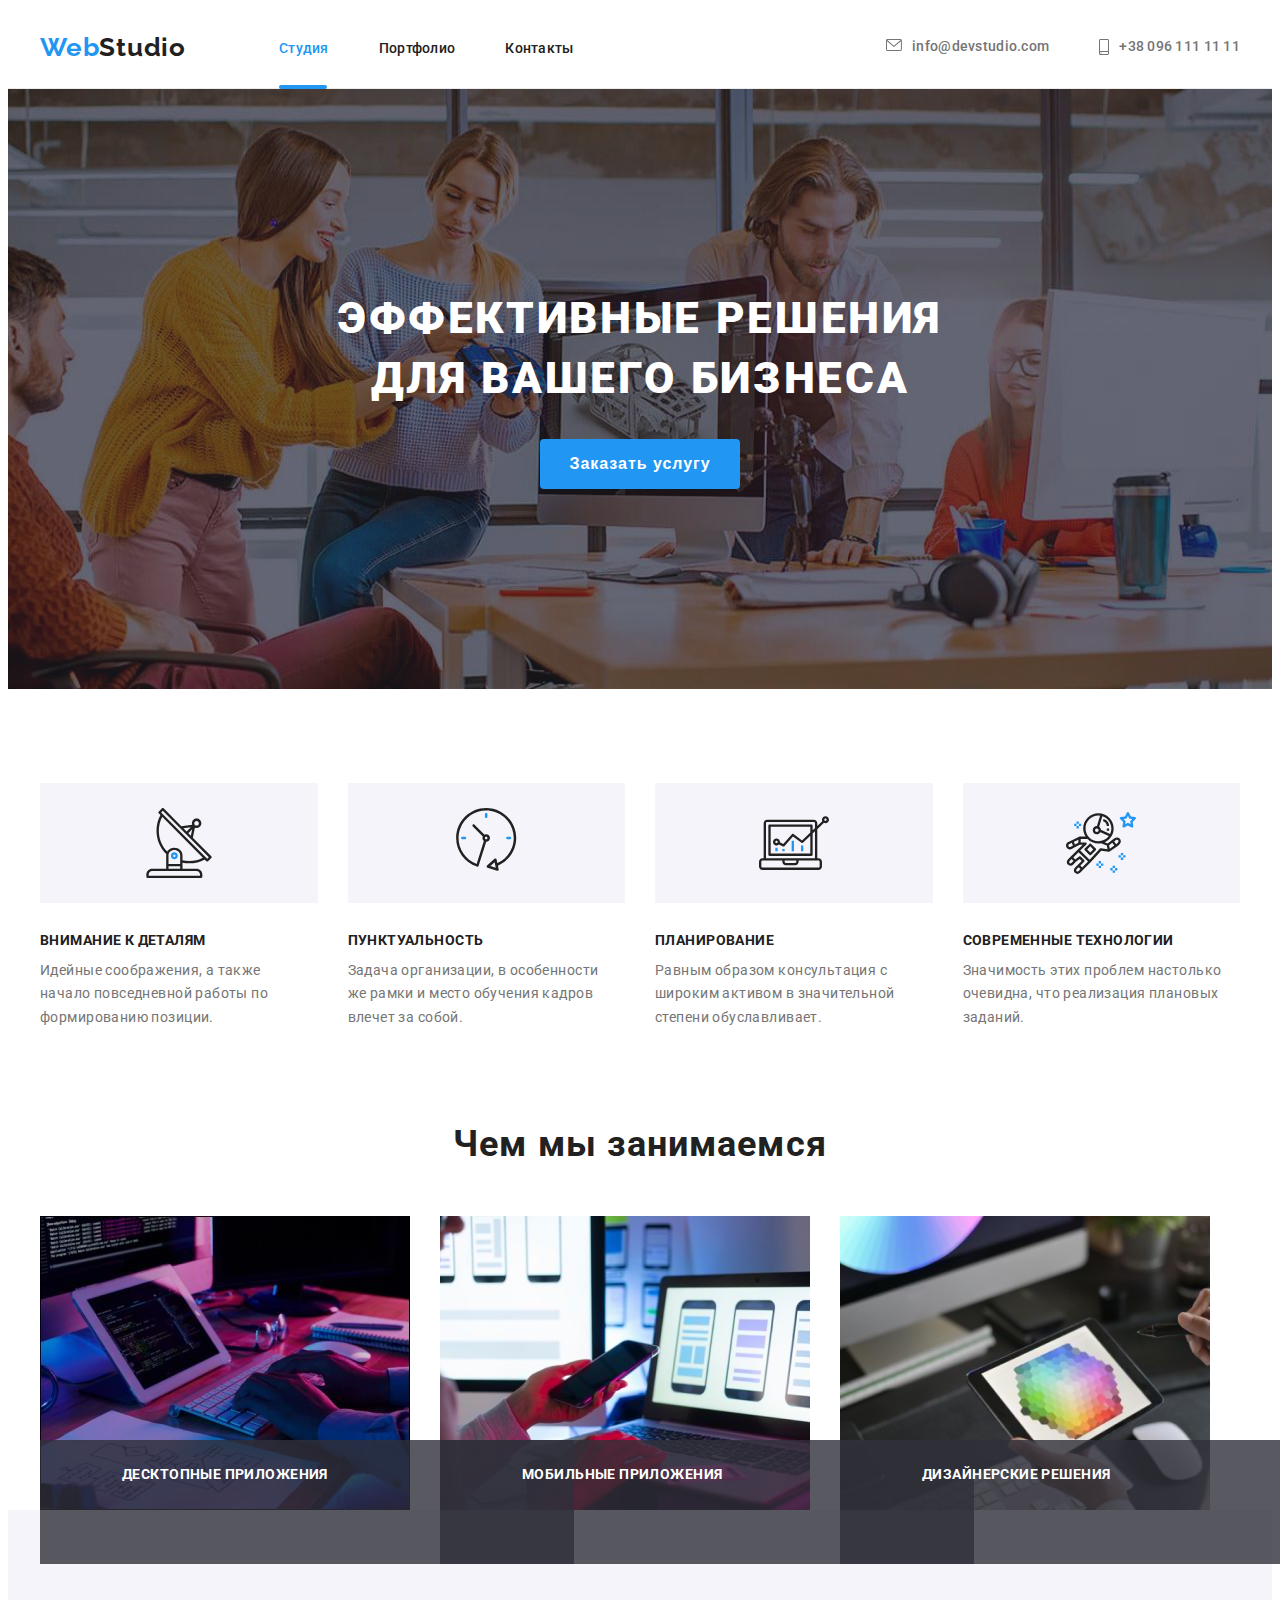
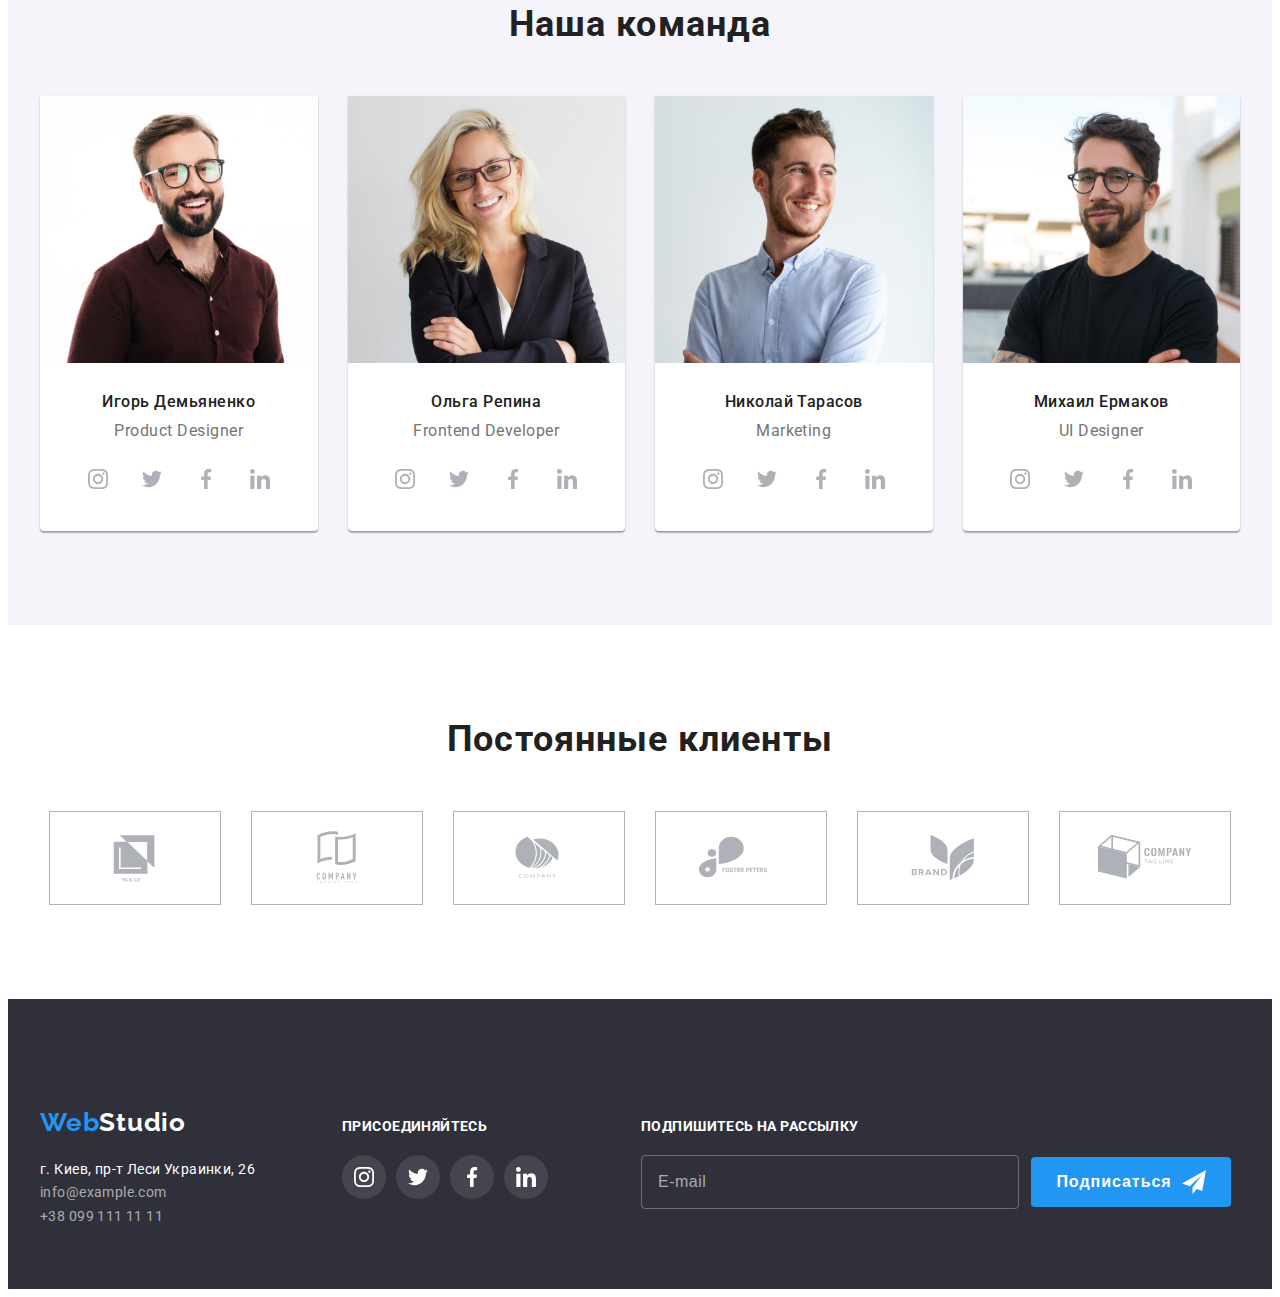
<file: index.html>
<!DOCTYPE html>
<html lang="ru">
  <head>
    <meta charset="UTF-8" />
    <meta http-equiv="X-UA-Compatible" content="IE=edge" />
    <meta name="viewport" content="width=device-width, initial-scale=1.0" />
    <title>WebStudio</title>
    <link
      href="https://fonts.googleapis.com/css2?family=Raleway:wght@700&family=Roboto:wght@400;500;700;900&display=swap"
      rel="stylesheet"
    />
    <link
      rel="stylesheet"
      href="https://cdnjs.cloudflare.com/ajax/libs/modern-normalize/1.1.0/modern-normalize.min.css"
      integrity="sha512-wpPYUAdjBVSE4KJnH1VR1HeZfpl1ub8YT/NKx4PuQ5NmX2tKuGu6U/JRp5y+Y8XG2tV+wKQpNHVUX03MfMFn9Q=="
      crossorigin="anonymous"
      referrerpolicy="no-referrer"
    />
    <link rel="stylesheet" href="./css/styles.css" />
    <link rel="stylesheet" href="./css/main.min.css">
  </head>
  <body>
    <!-- heder -->
    <header class="heder">
      <div class="container heder__container">
        <nav class="navigation">
          <a href="/" class="logo heder__logo ">Web<span class="heder__web">Studio</span></a>
          <ul class="navigation__list list">
            <li class="navigation__item"><a href="" class="navigation__link navigation__link--current-studio link  current">Студия</a></li>
            <li class="navigation__item">
              <a href="./portfolio.html" class="navigation__link link">Портфолио</a>
            </li>
            <li class="navigation__item"><a href="" class="navigation__link link">Контакты</a></li>
          </ul>
        </nav>
        <ul class="connection list">
          <li class="connection__item">
            <a href="mailto:info@devstudio.com" class="connection__link link">
              <svg class="connection__icon" width="16" height="12">
                <use href="./images/symbol-defs.svg#icon-envelope"></use></svg>info@devstudio.com
            </a>
          </li>
          <li class="connection__item">
            <a href="tel:+380961111111" class="connection__link link connection-tel">
              <svg class="connection__icon" width="10" height="16">
                <use href="./images/symbol-defs.svg#icon-smartphone"></use></svg>+38 096 111 11 11</a>
          </li>
        </ul>
        <button type="button" class="menu-open-button" data-menu-open>
          <svg class="menu-icon" width="40" height="40">
            <use href="./images/symbol-defs.svg#icon-menu_40px"></use></svg>
        </button>
      </div>
      <!-- mob -->
      <div class="menu-mob is-hidden" data-menu >
        <div class="containers">
        <button type="button" class="menu-close-button" data-menu-close>
          <svg class="close-icon" width="18" height="18"><use href="./images/symbol-defss.svg#icon---18dp-2-1"></use></svg>
        </button>
        <nav class="menu-mob-navigation">
          <ul class="menu-mob-navigation__list list">
            <li class="menu-mob-navigation__item">
              <a href="" class="menu-mob-navigation__link link">Студия</a>
            </li>
            <li class="menu-mob-navigation__item">
              <a href="./portfolio.html" class="menu-mob-navigation__link link">Портфолио</a>
            </li>
            <li class="menu-mob-navigation__item">
              <a href="" class="menu-mob-navigation__link link">Контакты</a>
            </li>
          </ul>
        </nav>
            <a href="mailto:info@devstudio.com" class="menu-mob-tel__link link">+38 096 111 11 11</a>
            <a href="tel:+380961111111" class="menu-mob-mail__link link">info@devstudio.com</a>
        <ul class="menu-mob-soc list">
          <li><a href="" class="menu-mob-link link">Instagram</a></li>
          <li><a href="" class="menu-mob-link link">Twitter</a></li>
          <li><a href="" class="menu-mob-link link">Facebook</a></li>
          <li><a href="" class="menu-mob-link-not link">LinkedIn</a></li>
        </ul>
      </div>
      </div>
    </header>
    <main>
      <!-- hero -->
      <section class="hero">
        <div class="container">
          <h1 class="hero__title">Эффективные решения для вашего бизнеса</h1>
          <button type="button" class="hero__btn btn" data-modal-open>Заказать услугу</button>
        </div>
      </section>
      <!-- Benefits -->
      <section class="benefits section">
        <div class="container">
          <h2 class="hidden-header">преимущества</h2>
          
            <ul class="pictures list">
              <li class="pictures__item">
                <div class="pictures__icon">
                <svg class="pictures__svg" width="70" height="70">
                  <use href="./images/symbol-defs.svg#icon-antenna"></use>
                </svg>
                
              </div>
              <h3 class="information__title">Внимание к деталям</h3>
              <p class="information__text">
                Идейные соображения, а также начало повседневной работы по
                формированию позиции.
              </p>
              </li>
              <li class="pictures__item">
                <div class="pictures__icon">
                <svg class="pictures__svg" width="70" height="70">
                  <use href="./images/symbol-defs.svg#icon-clock"></use>
                </svg>
              </div>
              <h3 class="information__title">Пунктуальность</h3>
              <p class="information__text">
                Задача организации, в особенности же рамки и место обучения
                кадров влечет за собой.
              </p>
              </li>
              <li class="pictures__item">
                <div class="pictures__icon">
                <svg class="pictures__svg" width="70" height="70">
                  <use href="./images/symbol-defs.svg#icon-diagram"></use>
                </svg>
              </div>
              <h3 class="information__title">Планирование</h3>
              <p class="information__text">
                Равным образом консультация с широким активом в значительной
                степени обуславливает.
              </p>
              </li>
              <li class="pictures__item">
                <div class="pictures__icon">
                <svg class="pictures__svg" width="70" height="70">
                  <use href="./images/symbol-defs.svg#icon-astronaut"></use>
                </svg>
              </div>
              <h3 class="information__title">Современные технологии</h3>
              <p class="information__text">
                Значимость этих проблем настолько очевидна, что реализация
                плановых заданий.
              </p>
              </li>
            </ul>
        </div>
      </section>
      <!-- main directions -->
      <section class="direction">
        <div class="container">
          <h2 class="direction__title title ">Чем мы занимаемся</h2>
          <ul class="direction__list list">
            <li>
              <img
                src="./images/work1.jpg"
                alt="робочий процес"
                width="370"
                height="294"
              />
              <p class="direction__text">Десктопные приложения</p>
            </li>
            <li>
              <img
                src="./images/work2.jpg"
                alt="робочий процес"
                width="370"
                height="294"
              />
              <p class="direction__text">Мобильные приложения</p>
            </li>
            <li>
              <img
                src="./images/work3.jpg"
                alt="робочий процес"
                width="370"
                height="294"
              />
              <p class="direction__text">Дизайнерские решения</p>
            </li>
          </ul>
        </div>
      </section>
      <!-- team -->
      <section class="team section">
        <div class="container">
          <h2 class="team__title title ">Наша команда</h2>
          <ul class="team__list list">
            <li class="team__item">
              <img
                src="./images/team1.jpg"
                alt="фото людини"
                width=""
                height=""
              />
              <div class="div__team">
                <h3 class="team__pre-title">Игорь Демьяненко</h3>
                <p class="team__text">Product Designer</p>
                <ul class="networks list">
                  <li><a href="" class="networks__link"><svg class="networks__icon" width="20" height="20"><use href="./images/symbol-defs.svg#icon-instagram-1"></use></svg></a></li>
                  <li><a href="" class="networks__link"><svg class="networks__icon" width="20" height="20"><use href="./images/symbol-defs.svg#icon-twitter-1"></use></svg></a></li>
                  <li><a href="" class="networks__link"><svg class="networks__icon" width="20" height="20"><use href="./images/symbol-defs.svg#icon-facebook-1"></use></svg></a></li>
                  <li><a href="" class="networks__link"><svg class="networks__icon" width="20" height="20"><use href="./images/symbol-defs.svg#icon-linkedin-1"></use></svg></a></li>
                </ul>
              </div>
            </li>
            <li class="team__item">
              <img
                src="./images/team2.jpg"
                alt="фото людини"
                width=""
                height=""
              />
              <div class="div__team">
                <h3 class="team__pre-title">Ольга Репина</h3>
                <p class="team__text">Frontend Developer</p>
                <ul class="networks list">
                  <li><a href="" class="networks__link"><svg class="networks__icon" width="20" height="20"><use href="./images/symbol-defs.svg#icon-instagram-1"></use></svg></a></li>
                  <li><a href="" class="networks__link"><svg class="networks__icon" width="20" height="20"><use href="./images/symbol-defs.svg#icon-twitter-1"></use></svg></a></li>
                  <li><a href="" class="networks__link"><svg class="networks__icon" width="20" height="20"><use href="./images/symbol-defs.svg#icon-facebook-1"></use></svg></a></li>
                  <li><a href="" class="networks__link"><svg class="networks__icon" width="20" height="20"><use href="./images/symbol-defs.svg#icon-linkedin-1"></use></svg></a></li>
                </ul>
              </div>
            </li>
            <li class="team__item">
              <img
                src="./images/team3.jpg"
                alt="фото людини"
                width=""
                height=""
              />
              <div class="div__team">
                <h3 class="team__pre-title">Николай Тарасов</h3>
                <p class="team__text">Marketing</p>
                <ul class="networks list">
                  <li><a href="" class="networks__link"><svg class="networks__icon" width="20" height="20"><use href="./images/symbol-defs.svg#icon-instagram-1"></use></svg></a></li>
                  <li><a href="" class="networks__link"><svg class="networks__icon" width="20" height="20"><use href="./images/symbol-defs.svg#icon-twitter-1"></use></svg></a></li>
                  <li><a href="" class="networks__link"><svg class="networks__icon" width="20" height="20"><use href="./images/symbol-defs.svg#icon-facebook-1"></use></svg></a></li>
                  <li><a href="" class="networks__link"><svg class="networks__icon" width="20" height="20"><use href="./images/symbol-defs.svg#icon-linkedin-1"></use></svg></a></li>
                </ul>
              </div>
            </li>
            <li class="team__item">
              <img
                src="./images/team4.jpg"
                alt="фото людини"
                width=""
                height=""
              />
              <div class="div__team">
                <h3 class="team__pre-title">Михаил Ермаков</h3>
                <p class="team__text">UI Designer</p>
                <ul class="networks list">
                  <li><a href="" class="networks__link"><svg class="networks__icon" width="20" height="20"><use href="./images/symbol-defs.svg#icon-instagram-1"></use></svg></a></li>
                  <li><a href="" class="networks__link"><svg class="networks__icon" width="20" height="20"><use href="./images/symbol-defs.svg#icon-twitter-1"></use></svg></a></li>
                  <li><a href="" class="networks__link"><svg class="networks__icon" width="20" height="20"><use href="./images/symbol-defs.svg#icon-facebook-1"></use></svg></a></li>
                  <li><a href="" class="networks__link"><svg class="networks__icon" width="20" height="20"><use href="./images/symbol-defs.svg#icon-linkedin-1"></use></svg></a></li>
                </ul>
              </div>
            </li>
          </ul>
        </div>
      </section>
      <!-- regular-customers -->
      <section class="customers section">
        <div class="container">
        <h2 class="customers__title title">Постоянные клиенты</h2>
        <ul class="customers__list list">
          <li><a href="" class="customers__link"><svg class="customers__icon" width="106" height="60"><use href="./images/symbol-defs.svg#icon-Logo-6"></use></svg></a></li>
          <li><a href="" class="customers__link"><svg class="customers__icon" width="106" height="60"><use href="./images/symbol-defs.svg#icon-Logo-1"></use></svg></a></li>
          <li><a href="" class="customers__link"><svg class="customers__icon" width="106" height="60"><use href="./images/symbol-defs.svg#icon-Logo-2"></use></svg></a></li>
          <li><a href="" class="customers__link"><svg class="customers__icon" width="106" height="60"><use href="./images/symbol-defs.svg#icon-Logo-3"></use></svg></a></li>
          <li><a href="" class="customers__link"><svg class="customers__icon" width="106" height="60"><use href="./images/symbol-defs.svg#icon-Logo-4"></use></svg></a></li>
          <li><a href="" class="customers__link"><svg class="customers__icon" width="106" height="60"><use href="./images/symbol-defs.svg#icon-Logo-5"></use></svg></a></li>
        </ul>
      </div>
      </section>
    </main>
    <!-- footer -->
    <footer class="footer">
      <div class="container">
        <div class="footer-conteiner">
          <div class="div">
        <div class="div-address">
          <a href="/" class="logo-footer"
          >Web<span class="web-footer">Studio</span></a>
          <address class="address">
          <a
            href="https://goo.gl/maps/K1gQqmpMc34QFqacA"
            target="_blank"
            rel=""
            class="locations link"
            >г. Киев, пр-т Леси Украинки, 26</a
          >
          <ul class="address-list list">
            <li>
              <a href="mailto:info@example.com" class="link"
                >info@example.com</a
              >
            </li>
            <li>
              <a href="tel:+380991111111" class="link">+38 099 111 11 11</a>
            </li>
          </ul>
         </address>
      </div>
      <div class="div-svg">
        <h2 class="footer-title">присоединяйтесь</h2>
        <ul class="footer-list-svg list">
          <li><a href="" class="footer-link"><svg class="footer-icon" width="20" height="20"><use href="./images/symbol-defs.svg#icon-instagram-1"></use></svg></a></li>
          <li><a href="" class="footer-link"><svg class="footer-icon" width="20" height="20"><use href="./images/symbol-defs.svg#icon-twitter-1"></use></svg></a></li>
          <li><a href="" class="footer-link"><svg class="footer-icon" width="20" height="20"><use href="./images/symbol-defs.svg#icon-facebook-1"></use></svg></a></li>
          <li><a href="" class="footer-link"><svg class="footer-icon" width="20" height="20"><use href="./images/symbol-defs.svg#icon-linkedin-1"></use></svg></a></li>
        </ul>
      </div>
    </div>
      <div class="foter-forma div-div">
      <p class="footer-title ">Подпишитесь на рассылку</p>
      <form class="footer-forma-form">
        <input type="email" name="footer-email" class="input-footer-forma" placeholder="E-mail">
        <button type="submit" name="footer-button" class="button-footer-forma btn">Подписаться<svg class="icon-form" width="24" height="24"><use href="./images/symbol-defs.svg#icon-icon-send"></use></svg></button>
      </form>
    </div>
      </div>
      
      </div>
    </footer>
    <!-- backdrop -->
    <div class="backdrop is-hidden" data-modal>

      <!-- modal -->

      <div class="modal">
        <button type="button" class="modal-button" data-modal-close><svg class="close-icon" width="18" height="18"><use href="./images/symbol-defss.svg#icon---18dp-2-1"></use></svg></button>
        <h2 class="form-title">Оставьте свои данные, мы вам перезвоним</h2>
       <form class="form-modal">
       <div class="input-field">
        <label for="name" class="input-title">Имя</label>
        <div class="input-wrap">
        <input type="text" name="name" id="name" class="form-input" autofocus>
        <svg class="icons" width="18" height="18" ><use href="./images/symbol-defs.svg#icon-person-black-18dp-1"></use></svg>
      </div>
       </div>
       <div class="input-field">
        <label for="phone number" class="input-title">Телефон</label>
        <div class="input-wrap">
        <input type="tel" name="phone number" id="phone number" class="form-input" placeholder="">
        <svg class="icons" width="18" height="18"><use href="images/symbol-defs.svg#icon-phone-black-18dp-1"></use></svg>
      </div>
       </div>
       <div class="input-field">
        <label for="mail" class="input-title">Почта</label>
        <div class="input-wrap">
        <input type="email" name="mail" id="mail" class="form-input" placeholder="">
        <svg class="icons" width="18" height="18"><use href="./images/symbol-defs.svg#icon-email-black-18dp-1"></use></svg>
      </div>
      </div>
        <label for="comment" class="input-title">Комментарий</label>
        <textarea name="comment" id="comment" cols="30" rows="10" class="form-comment" placeholder="Введите текст"></textarea>
        <div>
        <input type="checkbox" name="check" id="check" class="input-check" value="true">
        <label for="check" value="treaty" class="check-text">
          <span class="span-check">
            <svg class="icons-check" width="16" height="15" ><use href="./images/symbol-defs.svg#icon-Vector"></use></svg>
          </span>
          Соглашаюсь с рассылкой и принимаю  <a href="" class="check-link">Условия договора</a></label>
        </div> 
        <button type="submit" class="button-send">Отправить</button>
       </form>
       </div>
      </div>
    </div>
    <script src="./js/modal.js"></script>
    <script src="./js/menu.js"></script>
  </body>
</html>
</file>
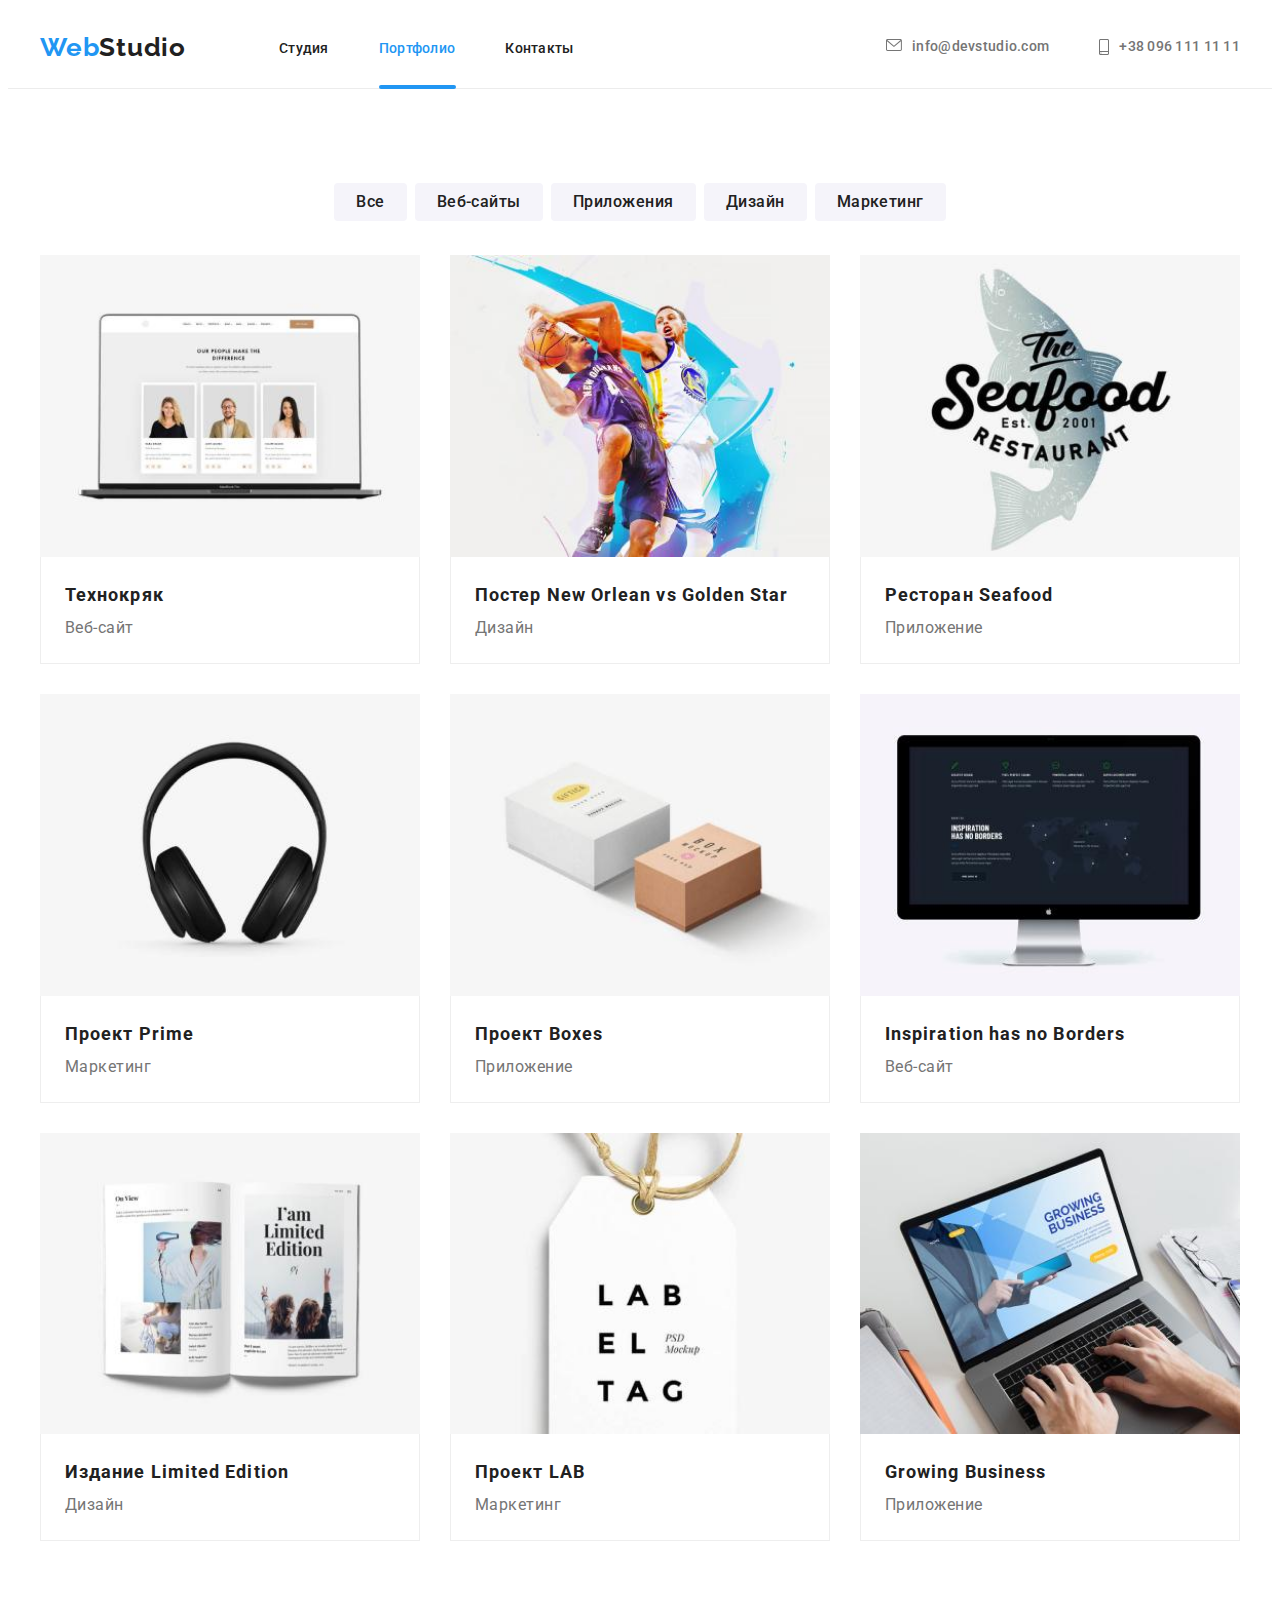
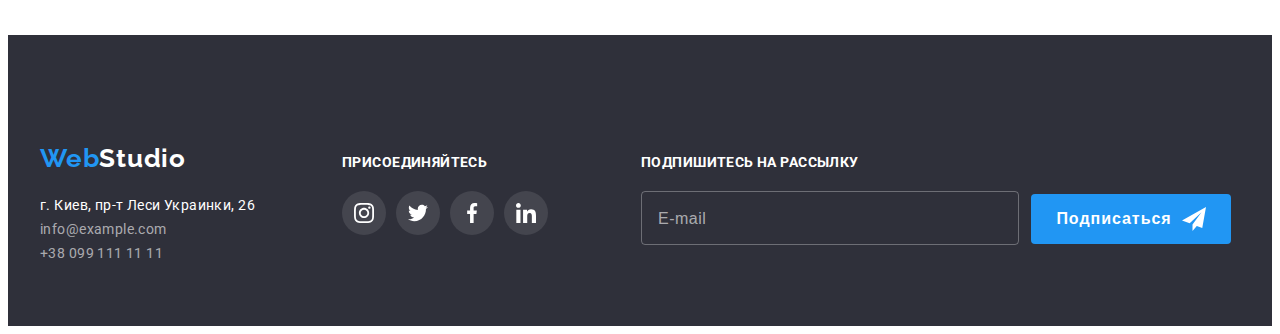
<file: portfolio.html>
<!DOCTYPE html>
<html lang="ru">
  <head>
    <meta charset="UTF-8" />
    <meta http-equiv="X-UA-Compatible" content="IE=edge" />
    <meta name="viewport" content="width=device-width, initial-scale=1.0" />
    <title>portfolio</title>

    <link
      href="https://fonts.googleapis.com/css2?family=Raleway:wght@700&family=Roboto:wght@400;500;700;900&display=swap"
      rel="stylesheet"
    />
    <link
      rel="stylesheet"
      href="https://cdnjs.cloudflare.com/ajax/libs/modern-normalize/1.1.0/modern-normalize.min.css"
      integrity="sha512-wpPYUAdjBVSE4KJnH1VR1HeZfpl1ub8YT/NKx4PuQ5NmX2tKuGu6U/JRp5y+Y8XG2tV+wKQpNHVUX03MfMFn9Q=="
      crossorigin="anonymous"
      referrerpolicy="no-referrer"
    />
    <link rel="stylesheet" href="./css/styles.css" />
    <link rel="stylesheet" href="./css/main.min.css">
  </head>
  <body>
    <!-- heder -->
    <header class="heder">
      <div class="container heder__container">
        <nav class="navigation">
          <a href="/" class="logo heder__logo ">Web<span class="heder__web">Studio</span></a>
          <ul class="navigation__list list">
            <li class="navigation__item"><a href="./index.html" class="navigation__link link">Студия</a></li>
            <li class="navigation__item"><a href="" class="navigation__link link navigation__link--current-portfolio current">Портфолио</a>
            </li>
            <li class="navigation__item"><a href="" class="navigation__link link">Контакты</a></li>
          </ul>
        </nav>
        <ul class="connection list">
          <li class="connection__item">
            <a href="mailto:info@devstudio.com" class="connection__link link">
              <svg class="connection__icon" width="16" height="12">
                <use href="./images/symbol-defs.svg#icon-envelope"></use></svg>info@devstudio.com
            </a>
          </li>
          <li class="connection__item">
            <a href="tel:+380961111111" class="connection__link link connection-tel">
              <svg class="connection__icon" width="10" height="16">
                <use href="./images/symbol-defs.svg#icon-smartphone"></use></svg>+38 096 111 11 11</a>
          </li>
        </ul>
        <button type="button" class="menu-open-button" data-menu-open>
          <svg class="menu-icon" width="40" height="40">
            <use href="./images/symbol-defs.svg#icon-menu_40px"></use></svg>
        </button>
      </div>
      <!-- mob -->
      <div class="menu-mob is-hidden" data-menu >
        <div class="containers">
        <button type="button" class="menu-close-button" data-menu-close>
          <svg class="close-icon" width="18" height="18"><use href="./images/symbol-defss.svg#icon---18dp-2-1"></use></svg>
        </button>
        <nav class="menu-mob-navigation">
          <ul class="menu-mob-navigation__list list">
            <li class="menu-mob-navigation__item">
              <a href="./index.html" class="menu-mob-navigation__link link">Студия</a>
            </li>
            <li class="menu-mob-navigation__item">
              <a href="./portfolio.html" class="menu-mob-navigation__link link">Портфолио</a>
            </li>
            <li class="menu-mob-navigation__item">
              <a href="" class="menu-mob-navigation__link link">Контакты</a>
            </li>
          </ul>
        </nav>
            <a href="mailto:info@devstudio.com" class="menu-mob-tel__link link">+38 096 111 11 11</a>
            <a href="tel:+380961111111" class="menu-mob-mail__link link">info@devstudio.com</a>
        <ul class="menu-mob-soc list">
          <li><a href="" class="menu-mob-link link">Instagram</a></li>
          <li><a href="" class="menu-mob-link link">Twitter</a></li>
          <li><a href="" class="menu-mob-link link">Facebook</a></li>
          <li><a href="" class="menu-mob-link-not link">LinkedIn</a></li>
        </ul>
      </div>
      </div>
    </header>
    <!-- main -->
    <main>
      <!-- filter -->
      <section class="section">
        <div class="container">
          <ul class="list-btn list">
            <li><button type="button" class="btn-portfolio">Все</button></li>
            <li>
              <button type="button " class="btn-portfolio">Веб-сайты</button>
            </li>
            <li>
              <button type="button" class="btn-portfolio">Приложения</button>
            </li>
            <li><button type="button" class="btn-portfolio">Дизайн</button></li>
            <li>
              <button type="button" class="btn-portfolio">Маркетинг</button>
            </li>
          </ul>
           <!-- project -->
          <ul class="list list-project">
            <li class="filter-item ">
              <div class="project-wrap">
              <img
                src="./images/interactive.jpg"
                alt=""
                width=""
                height=""
              />
              <p class="project-text">
                Ресурс предлагает комплексные предложения с разным уровнем
                функционала и сервисов. Все это позволит посетителю получить
                исчерпывающие сведения о компании или частном лице.
              </p>
            </div>
              <div class="div-portfolio div-portfolio-one">
                <h3 class="filter-title">Технокряк</h3>
                <p class="filter-text">Веб-сайт</p>
              </div>
            </li>
            <li class="filter-item">
              <div class="project-wrap">
              <img
                src="images/interactive1.jpg"
                alt=""
                width=""
                height=""
              />
              <p class="project-text">
                Ресурс предлагает комплексные предложения с разным уровнем
                функционала и сервисов. Все это позволит посетителю получить
                исчерпывающие сведения о компании или частном лице.
              </p>
            </div>
              <div class="div-portfolio">
                <h3 class="filter-title">Постер New Orlean vs Golden Star</h3>
                <p class="filter-text">Дизайн</p>
              </div>
            </li>
            <li class="filter-item">
              <div class="project-wrap">
              <img
                src="images/interactive3.jpg"
                alt=""
                width=""
                height=""
              />
              <p class="project-text">
                Ресурс предлагает комплексные предложения с разным уровнем
                функционала и сервисов. Все это позволит посетителю получить
                исчерпывающие сведения о компании или частном лице.
              </p>
            </div>
              <div class="div-portfolio">
                <h3 class="filter-title">Ресторан Seafood</h3>
                <p class="filter-text">Приложение</p>
              </div>
            </li>
            <li class="filter-item">
              <div class="project-wrap">
              <img
                src="images/interactive4.jpg"
                alt=""
                width=""
                height=""
              />
              <p class="project-text">
                Ресурс предлагает комплексные предложения с разным уровнем
                функционала и сервисов. Все это позволит посетителю получить
                исчерпывающие сведения о компании или частном лице.
              </p>
            </div>
              <div class="div-portfolio">
                <h3 class="filter-title">Проект Prime</h3>
                <p class="filter-text">Маркетинг</p>
              </div>
            </li>
            <li class="filter-item">
              <div class="project-wrap">
              <img
                src="images/interactive5.jpg"
                alt=""
                width=""
                height=""
              />
              <p class="project-text">
                Ресурс предлагает комплексные предложения с разным уровнем
                функционала и сервисов. Все это позволит посетителю получить
                исчерпывающие сведения о компании или частном лице.
              </p>
            </div>
              <div class="div-portfolio">
                <h3 class="filter-title">Проект Boxes</h3>
                <p class="filter-text">Приложение</p>
              </div>
            </li>
            <li class="filter-item">
              <div class="project-wrap">
              <img
                src="images/interactive6.jpg"
                alt=""
                width=""
                height=""
              />
              <p class="project-text">
                Ресурс предлагает комплексные предложения с разным уровнем
                функционала и сервисов. Все это позволит посетителю получить
                исчерпывающие сведения о компании или частном лице.
              </p>
            </div>
              <div class="div-portfolio">
                <h3 class="filter-title">Inspiration has no Borders</h3>
                <p class="filter-text">Веб-сайт</p>
              </div>
            </li>
            <li class="filter-item">
              <div class="project-wrap">
              <img
                src="images/interactive7.jpg"
                alt=""
                width=""
                height=""
              />
              <p class="project-text">
                Ресурс предлагает комплексные предложения с разным уровнем
                функционала и сервисов. Все это позволит посетителю получить
                исчерпывающие сведения о компании или частном лице.
              </p>
            </div>
              <div class="div-portfolio">
                <h3 class="filter-title">Издание Limited Edition</h3>
                <p class="filter-text">Дизайн</p>
              </div>
            </li>
            <li class="filter-item">
              <div class="project-wrap">
              <img
                src="images/interactive8.jpg"
                alt=""
                width=""
                height=""
              />
              <p class="project-text">
                Ресурс предлагает комплексные предложения с разным уровнем
                функционала и сервисов. Все это позволит посетителю получить
                исчерпывающие сведения о компании или частном лице.
              </p>
            </div>
              <div class="div-portfolio">
                <h3 class="filter-title">Проект LAB</h3>
                <p class="filter-text">Маркетинг</p>
              </div>
            </li>
            <li class="filter-item">
              <div class="project-wrap">
              <img
                src="images/interactive9.jpg"
                alt=""
                width=""
                height=""
              />
              <p class="project-text">
                Ресурс предлагает комплексные предложения с разным уровнем
                функционала и сервисов. Все это позволит посетителю получить
                исчерпывающие сведения о компании или частном лице.
              </p>
            </div>
              <div class="div-portfolio">
                <h3 class="filter-title">Growing Business</h3>
                <p class="filter-text">Приложение</p>
              </div>
            </li>
          </ul>
        </div>
      </section>
    </main>
    <!-- footer -->
    <footer class="footer">
      <div class="container">
        <div class="footer-conteiner">
          <div class="div">
        <div class="div-address">
          <a href="/" class="logo-footer"
          >Web<span class="web-footer">Studio</span></a>
          <address class="address">
          <a
            href="https://goo.gl/maps/K1gQqmpMc34QFqacA"
            target="_blank"
            rel=""
            class="locations link"
            >г. Киев, пр-т Леси Украинки, 26</a
          >
          <ul class="address-list list">
            <li>
              <a href="mailto:info@example.com" class="link"
                >info@example.com</a
              >
            </li>
            <li>
              <a href="tel:+380991111111" class="link">+38 099 111 11 11</a>
            </li>
          </ul>
         </address>
      </div>
      <div class="div-svg">
        <h2 class="footer-title">присоединяйтесь</h2>
        <ul class="footer-list-svg list">
          <li><a href="" class="footer-link"><svg class="footer-icon" width="20" height="20"><use href="./images/symbol-defs.svg#icon-instagram-1"></use></svg></a></li>
          <li><a href="" class="footer-link"><svg class="footer-icon" width="20" height="20"><use href="./images/symbol-defs.svg#icon-twitter-1"></use></svg></a></li>
          <li><a href="" class="footer-link"><svg class="footer-icon" width="20" height="20"><use href="./images/symbol-defs.svg#icon-facebook-1"></use></svg></a></li>
          <li><a href="" class="footer-link"><svg class="footer-icon" width="20" height="20"><use href="./images/symbol-defs.svg#icon-linkedin-1"></use></svg></a></li>
        </ul>
      </div>
    </div>
      <div class="foter-forma div-div">
      <p class="footer-title ">Подпишитесь на рассылку</p>
      <form class="footer-forma-form">
        <input type="email" name="footer-email" class="input-footer-forma" placeholder="E-mail">
        <button type="submit" name="footer-button" class="button-footer-forma btn">Подписаться<svg class="icon-form" width="24" height="24"><use href="./images/symbol-defs.svg#icon-icon-send"></use></svg></button>
      </form>
    </div>
      </div>
      
      </div>
    </footer>
    <script src="./js/menu.js"></script>
  </body>
</html>
</file>
<file: css/styles.css>
/* :root {
  --title-tex-color: #212121;
  --accent-color: #2196f3;
  --text-color: #757575;
  --main-color: #ffffff;
}

p,
h1,
h2,
h3,
h4,
h5,
h6 {
  margin: 0;
}

ul {
  margin: 0;
  padding-left: 0;
}

body {
  background-color: var(--main-color);
  font-family: Roboto, sans-serif;
} */
/* .container {
  width: 1200px;
  padding-left: 15px;
  padding-right: 15px;
  margin: 0 auto;
} */
/* .section {
  padding: 94px 0;
} */
/* .list {
  list-style-type: none;
} */
/* .link {
  text-decoration: none;
  transition-property: color;
  transition-duration: 250ms;
  transition-timing-function: cubic-bezier(0.4, 0, 0.2, 1);
}
.link:hover,
.link:focus {
  color: var(--accent-color);
} */

/* .title {
  font-weight: 700;
  font-size: 36px;
  line-height: 1.16;
  text-align: center;
  letter-spacing: 0.03em;
  color: var(--title-tex-color);
} */
/* .btn{
  width: 200px;
  height: 50px;
  color: var(--main-color);
  background-color: var(--accent-color);
  border-radius: 4px;
  border: none;
  
  
  font-weight: 700;
  font-size: 16px;
  line-height: 1.87;
  letter-spacing: 0.06em;

  cursor: pointer;
  transition-property: color,fill;
  transition-duration: 250ms;
  transition-timing-function: cubic-bezier(0.4, 0, 0.2, 1);
} */

/* heder */

/* .heder {
  padding-top: 24px;
  padding-bottom: 25px;
  border-bottom: 1px solid #ececec;
}
.heder__container {
  display: flex;
  align-items: center;
}
.navigation {
  display: flex;
  align-items: center;
}
.logo {
  font-family: "Raleway", sans-serif;
  font-weight: 700;
  font-size: 26px;
  line-height: 1.19;
  letter-spacing: 0.03em;
  color: var(--accent-color);
  text-decoration: none;
}
.heder__logo{
  margin-right: 93px;
}
.heder__web {
  color: var(--title-tex-color);
}
.navigation__list {
  display: flex;
  column-gap: 50px;
}
.navigation__item {
  position: relative;
}

.navigation__link--current-studio.current::after {
  content: "";
  position: absolute;
  width: 48px;
  height: 4px;
  left: 0px;
  top: 47px;
  background: #2196f3;
  border-radius: 2px;
}
.navigation__link--current-studio.current{
  color: var(--accent-color);
}
.navigation__link--current-portfolio.current::after {
  content: "";
  position: absolute;
  width: 77px;
  height: 4px;
  left: 0px;
  top: 47px;
  background: #2196f3;
  border-radius: 2px;
}
.navigation__link--current-portfolio.current{
  color: var(--accent-color);
}
.navigation__link {
  font-weight: 500;
  font-size: 14px;
  line-height: 1.14;
  letter-spacing: 0.02em;
  color: var(--title-tex-color);
}
.connection {
  display: flex;
  margin-left: auto;
}
.connection__link {
  display: flex;
  gap: 10px;

  font-weight: 500;
  font-size: 14px;
  line-height: 1.14;
  letter-spacing: 0.02em;
  color: var(--text-color);
}
.connection-tel{
  margin-left: 50px;
}
.connection__icon {
  fill: currentColor;
  align-items: center;
  justify-content: center;
} */



/* hero */

/* .hero {
  background-image: linear-gradient(
      rgba(47, 48, 58, 0.4),
      rgba(47, 48, 58, 0.4)
    ),
    url(../images/hero.jpg);
  padding: 200px 0;
  background-repeat: no-repeat;
  background-position: center;
  background-size: cover;
  min-width: 1600px;
  margin: 0 auto;
}
.hero__title {
  font-weight: 900;
  font-size: 44px;
  line-height: 1.36;
  text-align: center;
  text-transform: uppercase;
  letter-spacing: 0.06em;
  color: var(--main-color);

  max-width: 696px;
  margin: 0 auto;
}

.hero__btn {
  display: block;
  margin: 0 auto;
  margin-top: 30px;
}
.hero__btn:hover,
.hero__btn:focus {
  color: black;
} */


/* Benefits */

/* .hidden-header {
  position: absolute;
  white-space: nowrap;
  width: 1px;
  height: 1px;
  overflow: hidden;
  border: 0;
  padding: 0;
  clip: rect(0 0 0 0);
  clip-path: inset(50%);
  margin: -1px;
}
.pictures {
  display: flex;
  gap: 30px;
  margin-bottom: 30px;
}
.pictures__icon {
  display: flex;
  justify-content: center;
  align-items: center;
  width: 270px;
  height: 120px;
  background-color: #f5f4fa;
}
.pictures__svg {
  display: flex;
}
.information {
  display: flex;

  column-gap: 30px;
}
.information__title{
  font-weight: 700;
  font-size: 14px;
  line-height: 1.14;
  letter-spacing: 0.03em;
  text-transform: uppercase;
  color: var(--title-tex-color);

  margin-bottom: 10px;
}
.information__text {
  font-weight: 400;
  font-size: 14px;
  line-height: 1.71;
  letter-spacing: 0.03em;
  color: var(--text-color);

  width: 270px;
} */


/* directions */

/* .direction {
  padding-bottom: 94px;
}

.direction__title {
  margin-bottom: 50px;
}

.direction__list {
  margin: 0;
  display: flex;
  column-gap: 30px;
  position: relative;
}
.direction__text {
  font-weight: 700;
  font-size: 14px;
  line-height: 1.14;
  letter-spacing: 0.03em;
  text-transform: uppercase;
  color: var(--main-color);
  background-color: rgba(47, 48, 58, 0.8);

  position: absolute;
  top: 224px;
  width: 370px;
  height: 70px;
  padding: 27px 82px;
} */
/* team */
/* .team {
  background-color: #f5f4fa;
}
.team__title {
  margin-bottom: 50px;
}
.team__list {
  display: flex;
  column-gap: 30px;
}
.team__item{
  background-color: var(--main-color);
  box-shadow: 0px 1px 3px rgba(0, 0, 0, 0.12), 0px 1px 1px rgba(0, 0, 0, 0.14),
    0px 2px 1px rgba(0, 0, 0, 0.2);
  border-radius: 0px 0px 4px 4px;
}
.team__pre-title {
  font-weight: 500;
  font-size: 16px;
  line-height: 1.18;
  letter-spacing: 0.03em;
  text-align: center;
  color: var(--title-tex-color);

  margin-bottom: 10px;
}
.team__text{
  font-weight: 400;
  font-size: 16px;
  line-height: 1.18;
  letter-spacing: 0.03em;
  text-align: center;
  color: var(--text-color);
  margin-bottom: 16px;
}
.div__team {
  padding-top: 30px;
  padding-bottom: 30px;
}
.networks {
  display: flex;
  justify-content: center;
  gap: 10px;
}
.networks__link{
  display: flex;
  width: 44px;
  height: 44px;
  border-radius: 50%;
  background-color: var(--main-color);
  align-items: center;
  justify-content: center;

  transition-property: background-color, fill;
  transition-duration: 250ms;
  transition-timing-function: cubic-bezier(0.4, 0, 0.2, 1);
}
.networks__link:hover,
.networks__link:focus {
  background-color: var(--accent-color);
}
.networks__link:hover .networks__icon,
.networks__link:focus .networks__icon {
  fill: var(--main-color);
}

.networks__icon {
  fill: #afb1b8;
} */

/* regular customers */

/* .customers {
  padding: 94px 0;
  background-color: var(--main-color);
}
.customers__title{
  margin-bottom: 50px;
}
.customers__list {
  display: flex;
  justify-content: center;
  gap: 30px;
}
.customers__link {
  display: flex;
  width: 170px;
  height: 92px;
  border: 1px solid #afb1b8;
  align-items: center;
  justify-content: center;
  fill: #afb1b8;

  transition-property: border, fill;
  transition-duration: 250ms;
  transition-timing-function: cubic-bezier(0.4, 0, 0.2, 1);
}
.customers__link:hover,
.customers__link:focus {
  border: 1px solid var(--accent-color);
  fill: var(--accent-color);
} */

/* footer */
/* .logo-footer {
  font-family: "Raleway", sans-serif;
  font-weight: 700;
  font-size: 26px;
  line-height: 1.19;
  letter-spacing: 0.03em;
  color: var(--accent-color);
  text-decoration: none;

  margin-bottom: 20px;
  display: block;
}
.web-footer {
  color: var(--main-color);
}
.footer {
  background-color: #2f303a;
  padding: 60px 0;
}

.locations {
  font-style: normal;
  font-weight: 400;
  font-size: 14px;
  line-height: 1.71;
  letter-spacing: 0.03em;
  color: var(--main-color);
  text-decoration: none;
}
.address {
}

.address-list .link {
  font-style: normal;
  font-weight: 400;
  font-size: 14px;
  line-height: 1.71;
  letter-spacing: 0.03em;
  color: rgba(255, 255, 255, 0.6);

  margin-top: 9px;
  display: block;
}

.footer-title {
  font-weight: 700;
  font-size: 14px;
  line-height: 1.14;
  letter-spacing: 0.03em;
  text-transform: uppercase;
  color: var(--main-color);
  margin-bottom: 20px;
}
.footer-list-svg {
  display: flex;
  gap: 10px;
}
.footer-link {
  display: flex;
  width: 44px;
  height: 44px;
  border-radius: 50%;
  background-color: rgba(255, 255, 255, 0.1);
  justify-content: center;
  align-items: center;
  fill: var(--main-color);

  transition-property: background-color;
  transition-duration: 250ms;
  transition-timing-function: cubic-bezier(0.4, 0, 0.2, 1);
}
.footer-link:hover,
.footer-link:focus {
  background-color: var(--accent-color);
}
.footer-conteiner {
  display: flex;
  align-items: baseline;
}
.div-address{
 margin-right: 70px; 
}
.div-svg{
  margin-right: 93px;
}
.foter-forma{

}
.footer-forma-form{
  display: flex;
}
.input-footer-forma{
  margin-right: 12px;
  width: 358px;
  height: 50px;
  background-color:transparent;
  border: 1px solid rgba(255, 255, 255, 0.3);
  border-radius: 4px;
  color: var(--main-color);

  font-weight: 400;
  font-size: 18px;
  line-height: 1.25;
  letter-spacing: 0.03em;
  padding-left: 16px;
}
.input-footer-forma::placeholder{
 font-weight: 400;
 font-size: 16px;
 line-height: 1.25;
 letter-spacing: 0.03em;
 color: rgba(255, 255, 255, 0.6);
}
.button-footer-forma{
 display: flex;
 align-items: center;
 justify-content: center;
}
.button-footer-forma:hover,
.button-footer-forma:focus{
  color:black ;
}
.icon-form{
 margin-left: 10px;
 fill:currentColor
} */


/* form-modal */

/* .modal-button {
  background: var(--main-color);
  border: 1px solid rgba(0, 0, 0, 0.1);
  border-radius: 50%;

  position: absolute;
  right: 8px;
  top: 8px;

  width: 30px;
  height: 30px;
  display: flex;
  align-items: center;
  cursor: pointer;
  transition:color 250ms linear;
}
.modal-button:hover,
.modal-button:focus{
 color: var(--accent-color);

}
.close-icon {
  fill: currentColor;
}

.form-title{
  font-size: 20px;
  line-height: 23px;
  text-align: center;
  color: var(--title-tex-color);
  margin-bottom: 12px;
}

.form-modal{
  display: flex;
  flex-direction: column;
}
.input-field  {
 margin-bottom: 10px;
}
.input-title{
margin-bottom: 4px;
display: block;
font-weight: 400;
font-size: 12px;
line-height: 14px;
letter-spacing: 0.01em;

color: var(--text-color);
}
.input-wrap{
  position: relative;
}
.form-input{
  width: 100%; 
  height: 40px;
  border: 1px solid rgba(33, 33, 33, 0.2);
  border-radius: 4px;
  display: block;
  padding-left: 42px;

  font-weight: 400;
  font-size: 14px;
  line-height: 1.71;

  transition-property:outline,border-color;
  transition-duration: 250ms;
  transition-timing-function: cubic-bezier(0.4, 0, 0.2, 1);
}
.form-input:hover,
.form-input:focus{
  border-color: var(--accent-color);
  outline: var(--accent-color);
  fill: var(--accent-color);
}
.icons{
position: absolute;
top: 50%;
transform: translateY(-50%);
left: 15px;

transition-property:fill;
transition-duration: 250ms;
transition-timing-function: cubic-bezier(0.4, 0, 0.2, 1);
}
.form-input:hover + .icons,
.form-input:focus + .icons{
  fill: var(--accent-color);
}


.form-comment{
  border: 1px solid rgba(33, 33, 33, 0.2);
  border-radius: 4px;
  padding: 12px 16px;
  margin-bottom: 20px;
  width: 100%;
  height: 120px;
  resize: none;

  font-weight: 400;
  font-size: 12px;
  line-height: 1.33;

  transition-property:outline,border-color;
  transition-duration: 250ms;
  transition-timing-function: cubic-bezier(0.4, 0, 0.2, 1);
}
.form-comment:hover,
.form-comment:focus{
  border-color: var(--accent-color);
  outline: var(--accent-color);
}
.form-comment::placeholder{
font-weight: 400;
font-size: 12px;
line-height: 1.33;
letter-spacing: 0.01em;
color: rgba(117, 117, 117, 0.5);
}
.input-check{
display: flex;
position: absolute;
white-space: nowrap;
width: 1px;
height: 1px;
overflow: hidden;
border: 0;
padding: 0;
clip: rect(0 0 0 0);
clip-path: inset(50%);
margin: -1px;
}
.input-check:checked + .check-text .span-check{
background-color: var(--accent-color);
border-color: var(--accent-color);
}
.input-check:focus + .check-text .span-check{
  border-color: var(--accent-color);
}
.input-check:checked + .check-text .icons-check{
  fill: var(--main-color);
}
.check-text{
  font-weight: 400;
  font-size: 14px;
  line-height: 1.71;
  letter-spacing: 0.03em;
  color: var(--text-color);

  margin-bottom: 30px;
  margin-left: 14px;
  display: flex;
  align-items: center;
}
.span-check{
  width: 16px;
  height: 15px;
  border: 2px solid var(--title-tex-color);
  border-radius: 3px;
  margin-right: 5px;

  display: flex;
  align-items: center;
  justify-content: center;

  transition:background-color 250ms linear,border-color 250ms linear ;
}
.icons-check{
  fill: transparent;
  transition:fill 250ms linear;
}
.check-link{
  color: var(--accent-color);
  margin-left: 5px;
}
.button-send{
  font-family: inherit;
  font-weight: 700;
  font-size: 16px;
  line-height: 1.87;

  cursor: pointer;
  width: 200px;
  height: 50px;
  margin: 0 auto;
  background-color: var(--accent-color);
  box-shadow: 0px 4px 4px rgba(0, 0, 0, 0.15);
  border-radius: 4px;
  border: none;
  color: var(--main-color);
  transition:color 250ms linear;
}
.button-send:hover{
color: black;
} */




/* -----portfolio----- */




/* filter */

/* .list-btn {
  margin-bottom: 50px;
  display: flex;
  justify-content: center;
  column-gap: 8px;
  text-decoration: none;
}

.btn-portfolio {
  font-family: inherit;
  font-weight: 500;
  font-size: 16px;
  line-height: 1.62;
  letter-spacing: 0.03em;
  color: var(--title-tex-color);
  cursor: pointer;
  text-decoration: none;
  background-color: #f5f4fa;

  border: 0;
  border-radius: 4px;
  padding: 6px 22px;

  transition-property: background-color, color, box-shadow;
  transition-duration: 250ms;
  transition-timing-function: cubic-bezier(0.4, 0, 0.2, 1);
}
.btn-portfolio:hover,
.btn-portfolio:focus {
  background-color: var(--accent-color);
  color: var(--main-color);
  box-shadow: 0px 3px 1px rgba(0, 0, 0, 0.1), 0px 1px 2px rgba(0, 0, 0, 0.08),
    0px 2px 2px rgba(0, 0, 0, 0.12);
} */

/* capabilities */
/* .div-portfolio {
  padding: 20px 24px;
  border-bottom: 1px solid #eeeeee;
  border-left: 1px solid #eeeeee;
  border-right: 1px solid #eeeeee;
  max-width: 370px;
}

.filter-title {
  font-weight: 700;
  font-size: 18px;
  line-height: 2;
  letter-spacing: 0.06em;
  color: var(--title-tex-color);
}
.filter-text {
  font-weight: 400;
  font-size: 16px;
  line-height: 1.87;
  letter-spacing: 0.03em;
  color: var(--text-color);
}
.filter-item {
  width: calc((100% - 60px) / 3);
  cursor: pointer;
}
.filter-item:hover,
.filter-item:focus {
  box-shadow: 0px 1px 1px rgba(0, 0, 0, 0.12), 0px 4px 4px rgba(0, 0, 0, 0.06),
    1px 4px 6px rgba(0, 0, 0, 0.16);
}
.list-project {
  display: flex;
  flex-wrap: wrap;
  gap: 30px;
}

.project-wrap {
  position: relative;
  overflow: hidden;
}
.project-wrap:hover .project-text {
  transform: translateY(0%);
}

.project-text {
  font-weight: 400;
  font-size: 18px;
  line-height: 1.55;
  letter-spacing: 0.03em;
  color: var(--main-color);
  background-color: rgba(33, 150, 243, 0.9);

  position: absolute;
  top: 0;
  left: 0;
  width: 370px;
  height: 295px;
  padding: 63px 24px;
  transform: translateY(100%);
  transition-property: transform;
  transition-duration: 250ms;
  transition-timing-function: cubic-bezier(0.4, 0, 0.2, 1);
} */
/* модалка */

/* .backdrop {
  position: fixed;
  top: 0;
  width: 100%;
  height: 100%;
  background: rgba(0, 0, 0, 0.2);

  transition:opacity 500ms linear,visibility 500ms ;
}
.modal {
  width: 528px;
  min-height: 581px;
  background-color: var(--main-color);
  border-radius: 4px;

  position: absolute;
  top: 50%;
  left: 50%;
  transform: translate(-50%, -50%);

  padding: 40px;
}


.is-hidden{
  opacity: 0;
  visibility: hidden;
  pointer-events: none;
} */
</file>
<file: css/main.min.css>
:root{--title-tex-color: #212121;--accent-color: #2196f3;--text-color: #757575;--main-color: #ffffff;--bg-gradient: linear-gradient( rgba(47, 48, 58, 0.4), rgba(47, 48, 58, 0.4) ) }p,h1,h2,h3,h4,h5,h6{margin:0}ul{margin:0;padding-left:0}img{display:block;width:100%;height:auto}body{background-color:var(--main-color);font-family:Roboto,sans-serif}.list{list-style-type:none}.section{padding:60px 0}@media screen and (min-width: 1200px){.section{padding:94px 0}}.hidden-header{position:absolute;white-space:nowrap;width:1px;height:1px;overflow:hidden;border:0;padding:0;clip:rect(0 0 0 0);-webkit-clip-path:inset(50%);clip-path:inset(50%);margin:-1px}.container{width:100%;padding-left:15px;padding-right:15px;margin:0 auto}@media screen and (min-width: 480px){.container{width:480px}}@media screen and (min-width: 768px){.container{width:768px}}@media screen and (min-width: 1200px){.container{width:1200px;margin:0 auto}}.title{font-weight:700;font-size:36px;line-height:1.16;text-align:center;letter-spacing:.03em;color:var(--title-tex-color)}.link{text-decoration:none;transition-property:color;transition-duration:250ms;transition-timing-function:cubic-bezier(0.4, 0, 0.2, 1)}.link:hover,.link:focus{color:var(--accent-color)}.btn{width:200px;height:50px;color:var(--main-color);background-color:var(--accent-color);border-radius:4px;border:none;font-weight:700;font-size:16px;line-height:1.87;letter-spacing:.06em;cursor:pointer;transition-property:color,fill;transition-duration:250ms;transition-timing-function:cubic-bezier(0.4, 0, 0.2, 1)}.backdrop{position:fixed;top:0;width:100%;height:100%;background:rgba(0,0,0,.2);transition:opacity 500ms linear,visibility 500ms}.is-hidden{opacity:0;visibility:hidden;pointer-events:none}.modal{width:450px;min-height:581px;background-color:var(--main-color);border-radius:4px;position:absolute;top:50%;left:50%;transform:translate(-50%, -50%);padding:40px}@media screen and (min-width: 1200px){.modal{width:528px}}.modal-button{background:var(--main-color);border:1px solid rgba(0,0,0,.1);border-radius:50%;position:absolute;right:8px;top:8px;width:30px;height:30px;display:flex;align-items:center;cursor:pointer;transition:color 250ms linear}.modal-button:hover,.modal-button:focus{color:var(--accent-color)}.close-icon{fill:currentColor}.form-title{font-size:20px;line-height:23px;text-align:center;color:var(--title-tex-color);margin-bottom:12px}.form-modal{display:flex;flex-direction:column}.input-field{margin-bottom:10px}.input-title{margin-bottom:4px;display:block;font-weight:400;font-size:12px;line-height:14px;letter-spacing:.01em;color:var(--text-color)}.input-wrap{position:relative}.form-input{width:100%;height:40px;border:1px solid rgba(33,33,33,.2);border-radius:4px;display:block;padding-left:42px;font-weight:400;font-size:14px;line-height:1.71;transition-property:outline,border-color;transition-duration:250ms;transition-timing-function:cubic-bezier(0.4, 0, 0.2, 1)}.form-input:hover,.form-input:focus{border-color:var(--accent-color);outline:var(--accent-color)}.icons{position:absolute;top:50%;transform:translateY(-50%);left:15px;transition-property:fill;transition-duration:250ms;transition-timing-function:cubic-bezier(0.4, 0, 0.2, 1)}.form-input:hover+.icons,.form-input:focus+.icons{fill:var(--accent-color)}.form-comment{border:1px solid rgba(33,33,33,.2);border-radius:4px;padding:12px 16px;margin-bottom:20px;width:100%;height:120px;resize:none;font-weight:400;font-size:12px;line-height:1.33;transition-property:outline,border-color;transition-duration:250ms;transition-timing-function:cubic-bezier(0.4, 0, 0.2, 1)}.form-comment:hover,.form-comment:focus{border-color:var(--accent-color);outline:var(--accent-color)}.form-comment::-moz-placeholder{font-weight:400;font-size:12px;line-height:1.33;letter-spacing:.01em;color:rgba(117,117,117,.5)}.form-comment:-ms-input-placeholder{font-weight:400;font-size:12px;line-height:1.33;letter-spacing:.01em;color:rgba(117,117,117,.5)}.form-comment::placeholder{font-weight:400;font-size:12px;line-height:1.33;letter-spacing:.01em;color:rgba(117,117,117,.5)}.input-check{display:flex;position:absolute;white-space:nowrap;width:1px;height:1px;overflow:hidden;border:0;padding:0;clip:rect(0 0 0 0);-webkit-clip-path:inset(50%);clip-path:inset(50%);margin:-1px}.check-text{font-weight:400;font-size:12px;line-height:14px;letter-spacing:.03em;color:var(--text-color);margin-bottom:30px;display:flex;align-items:center}@media screen and (min-width: 1200px){.check-text{margin-left:14px}}.span-check{width:16px;height:15px;border:2px solid var(--title-tex-color);border-radius:3px;margin-right:5px;display:flex;align-items:center;justify-content:center;transition:background-color 250ms linear,border-color 250ms linear}.input-check:checked+.check-text .span-check{background-color:var(--accent-color);border-color:var(--accent-color)}.input-check:focus+.check-text .span-check{border-color:var(--accent-color)}.icons-check{fill:rgba(0,0,0,0);transition:fill 250ms linear}.input-check:checked+.check-text .icons-check{fill:var(--main-color)}.check-link{color:var(--accent-color);margin-left:5px}.button-send{font-family:inherit;font-weight:700;font-size:16px;line-height:1.87;cursor:pointer;width:200px;height:50px;margin:0 auto;background-color:var(--accent-color);box-shadow:0px 4px 4px rgba(0,0,0,.15);border-radius:4px;border:none;color:var(--main-color);transition:color 250ms linear}.button-send:hover{color:#000}.heder{padding-top:24px;padding-bottom:25px;border-bottom:1px solid #ececec}.heder__container{display:flex;align-items:center}.navigation{display:flex;align-items:center}.logo{font-family:"Raleway",sans-serif;font-weight:700;font-size:26px;line-height:1.19;letter-spacing:.03em;color:var(--accent-color);text-decoration:none}@media screen and (min-width: 768px){.heder__logo{margin-right:88px}}@media screen and (min-width: 1200px){.heder__logo{margin-right:93px}}.heder__web{color:var(--title-tex-color)}.navigation__list{display:flex;-moz-column-gap:50px;column-gap:50px}.navigation__item{display:none}@media screen and (min-width: 768px){.navigation__item{position:relative;display:block}}.navigation__link--current-studio.current::after{content:"";position:absolute;width:48px;height:4px;left:0px;background:#2196f3;border-radius:2px}@media screen and (min-width: 768px){.navigation__link--current-studio.current::after{top:52px}}@media screen and (min-width: 1200px){.navigation__link--current-studio.current::after{top:47px}}.navigation__link--current-studio.current{color:var(--accent-color)}.navigation__link--current-portfolio.current::after{content:"";position:absolute;width:77px;height:4px;left:0px;top:47px;background:#2196f3;border-radius:2px}.navigation__link--current-portfolio.current{color:var(--accent-color)}.navigation__link{font-weight:500;font-size:14px;line-height:1.14;letter-spacing:.02em;color:var(--title-tex-color)}@media screen and (min-width: 768px){.connection{display:block;margin-left:84px}}@media screen and (min-width: 1200px){.connection{display:flex;margin-left:auto}}.connection__item{display:none}@media screen and (min-width: 768px){.connection__item{display:block}}.connection__link{display:flex;gap:10px;font-weight:500;font-size:14px;line-height:1.14;letter-spacing:.02em;color:var(--text-color)}@media screen and (min-width: 768px){.connection-tel{margin-left:0;margin-top:10px}}@media screen and (min-width: 1200px){.connection-tel{margin-left:50px;margin-top:0}}.connection__icon{fill:currentColor;align-items:center;justify-content:center}.menu-open-button{background-color:#fff;border:none;margin-left:auto}.menu-open-button:hover .menu-icon{fill:var(--accent-color)}@media screen and (min-width: 768px){.menu-open-button{display:none}}.menu-mob{position:fixed;background-color:#fff;top:0;left:0;width:100vw;height:100vh;padding-left:40px;z-index:1}.menu-mob>.containers{width:100%;height:100%;display:flex;flex-direction:column;justify-content:space-between}.menu-mob-navigation__list{padding-top:48px}.menu-mob-navigation__item:not(:last-child){margin-bottom:32px}.menu-mob-navigation__link{font-weight:500;font-size:40px;line-height:47px;text-align:center;letter-spacing:.02em;color:#212121}.menu-mob-navigation__link:hover,.menu-mob-navigation__link:focus{color:var(--accent-color)}.menu-mob-tel__link{display:block;margin-bottom:32px;font-weight:500;font-size:34px;line-height:40px;letter-spacing:.02em;color:#2196f3}.menu-mob-mail__link{display:block;margin-bottom:64px;font-weight:500;font-size:24px;line-height:28px;letter-spacing:.02em;color:#757575}.menu-mob-soc{display:flex;padding-bottom:48px}.menu-mob-link{font-weight:500;font-size:18px;line-height:22px;letter-spacing:.02em;color:#2196f3}.menu-mob-link-not{font-weight:500;font-size:18px;line-height:22px;letter-spacing:.02em;color:#2196f3}.menu-mob-link::after{content:"";height:22px;border-right:1px solid rgba(33,33,33,.2);margin:10px}.menu-close-button{background-color:var(--main-color);border:none;position:fixed;top:10px;right:15px}.menu-close-button:hover .close-icon,.menu-close-button:focus .close-icon{fill:#2196f3}@media screen and (min-width: 480px){.hero{background-image:var(--bg-gradient),url(../images/img-mob-hero.jpg);padding:118px 0;background-repeat:no-repeat;background-position:center;background-size:cover;margin:0 auto}}@media screen and (min-width: 480px)and (min-device-pixel-ratio: 2),screen and (min-width: 480px)and (-webkit-min-device-pixel-ratio: 2),screen and (min-width: 480px)and (min-resolution: 192dpi),screen and (min-width: 480px)and (min-resolution: 2dppx){.hero{background-image:var(--bg-gradient),url(../images/img-mob-hero2x.jpg)}}@media screen and (min-width: 768px){.hero{background-image:var(--bg-gradient),url(../images/img-tab-hero.jpg)}}@media(min-device-pixel-ratio: 2),(-webkit-min-device-pixel-ratio: 2),(min-resolution: 192dpi),(min-resolution: 2dppx){.hero{background-image:var(--bg-gradient),url(../images/img-tab-hero2x.jpg)}}@media screen and (min-width: 1200px){.hero{width:100%;padding:200px 0;background-image:var(--bg-gradient),url(../images/hero.jpg)}}@media(min-device-pixel-ratio: 2),(-webkit-min-device-pixel-ratio: 2),(min-resolution: 192dpi),(min-resolution: 2dppx){.hero{background-image:var(--bg-gradient),url(../images/img-hero2x.jpg)}}.hero__title{font-weight:900;font-size:26px;line-height:1.61;text-align:center;text-transform:uppercase;letter-spacing:.06em;color:var(--main-color);max-width:360px;margin:0 auto}@media screen and (min-width: 1200px){.hero__title{max-width:696px;line-height:1.36;font-size:44px}}.hero__btn{display:block;margin:0 auto;margin-top:30px}.hero__btn:hover,.hero__btn:focus{color:#000}.hidden-header{position:absolute;white-space:nowrap;width:1px;height:1px;overflow:hidden;border:0;padding:0;clip:rect(0 0 0 0);-webkit-clip-path:inset(50%);clip-path:inset(50%);margin:-1px}.pictures{display:flex;gap:30px;flex-wrap:wrap}@media screen and (min-width: 768px){.pictures{margin-bottom:0}}.pictures__icon{display:flex;justify-content:center;align-items:center;height:120px;background-color:#f5f4fa;margin-bottom:30px}.information__title{font-weight:700;font-size:14px;line-height:1.14;letter-spacing:.03em;text-transform:uppercase;text-align:center;color:var(--title-tex-color);margin-bottom:10px}@media screen and (min-width: 768px){.information__title{display:flex;justify-content:start}}@media screen and (min-width: 1200px){.information__title{display:flex;justify-content:start}}.information__text{font-weight:400;font-size:14px;line-height:1.71;letter-spacing:.03em;color:var(--text-color)}@media screen and (min-width: 1200px){.information__text{width:270px}}.pictures__item{width:100%}@media screen and (min-width: 768px){.pictures__item{width:calc((100% - 30px)/2)}}@media screen and (min-width: 1200px){.pictures__item{width:calc((100% - 90px)/4)}}.pictures__item:last-child{margin-bottom:0}.direction{display:none;padding-bottom:94px}@media screen and (min-width: 480px){.direction{display:none}}@media screen and (min-width: 768px){.direction{display:none}}@media screen and (min-width: 1200px){.direction{display:contents}}.direction__title{margin-bottom:50px}.direction__list{margin:0;display:flex;-moz-column-gap:30px;column-gap:30px;position:relative}.direction__text{font-weight:700;font-size:14px;line-height:1.14;letter-spacing:.03em;text-transform:uppercase;color:var(--main-color);background-color:rgba(47,48,58,.8);position:absolute;top:224px;width:370px;height:70px;padding:27px 82px}.team{background-color:#f5f4fa}.team__title{margin-bottom:30px}@media screen and (min-width: 1200px){.team__title{margin-bottom:50px}}.team__list{display:flex;gap:30px;flex-wrap:wrap}.team__item{width:100%;background-color:var(--main-color);box-shadow:0px 1px 3px rgba(0,0,0,.12),0px 1px 1px rgba(0,0,0,.14),0px 2px 1px rgba(0,0,0,.2);border-radius:0px 0px 4px 4px}@media screen and (min-width: 768px){.team__item{width:calc((100% - 30px)/2)}}@media screen and (min-width: 1200px){.team__item{width:calc((100% - 90px)/4)}}.team__pre-title{font-weight:500;font-size:16px;line-height:1.18;letter-spacing:.03em;text-align:center;color:var(--title-tex-color);margin-bottom:10px}.team__text{font-weight:400;font-size:16px;line-height:1.18;letter-spacing:.03em;text-align:center;color:var(--text-color);margin-bottom:16px}.div__team{padding-top:30px;padding-bottom:30px}.networks{display:flex;justify-content:center;gap:10px}.networks__link{display:flex;width:44px;height:44px;border-radius:50%;background-color:var(--main-color);align-items:center;justify-content:center;transition-property:background-color,fill;transition-duration:250ms;transition-timing-function:cubic-bezier(0.4, 0, 0.2, 1)}.networks__link:hover,.networks__link:focus{background-color:var(--accent-color)}.networks__icon{fill:#afb1b8}.networks__link:hover .networks__icon,.networks__link:focus .networks__icon{fill:var(--main-color)}.customers{background-color:var(--main-color)}.customers__title{margin-bottom:30px}@media screen and (min-width: 1200px){.customers__title{margin-bottom:50px}}.customers__list{display:flex;justify-content:center;gap:30px;flex-wrap:wrap}.customers__link{display:flex;width:170px;height:92px;border:1px solid #afb1b8;align-items:center;justify-content:center;fill:#afb1b8;transition-property:border,fill;transition-duration:250ms;transition-timing-function:cubic-bezier(0.4, 0, 0.2, 1)}.customers__link:hover,.customers__link:focus{border:1px solid var(--accent-color);fill:var(--accent-color)}@media screen and (min-width: 768px){.div{display:flex;gap:165px;margin-left:76px;align-items:baseline}}@media screen and (min-width: 1200px){.div{margin:0;gap:70px}}.logo-footer{font-family:"Raleway",sans-serif;font-weight:700;font-size:26px;line-height:1.19;letter-spacing:.03em;color:var(--accent-color);text-decoration:none;margin-bottom:20px;display:block;text-align:center}@media screen and (min-width: 1200px){.logo-footer{text-align:left}}.web-footer{color:var(--main-color)}.footer{background-color:#2f303a;padding:60px 0}.locations{font-style:normal;font-weight:400;font-size:14px;line-height:1.71;letter-spacing:.03em;color:var(--main-color);text-decoration:none}.address{text-align:center}@media screen and (min-width: 1200px){.address{text-align:left}}.address-list .link{font-style:normal;font-weight:400;font-size:14px;line-height:1.71;letter-spacing:.03em;color:rgba(255,255,255,.6);margin-top:8px}.footer-title{font-weight:700;font-size:14px;line-height:1.14;letter-spacing:.03em;text-transform:uppercase;color:var(--main-color);margin-bottom:20px;margin-top:60px;text-align:center}@media screen and (min-width: 1200px){.footer-title{text-align:left}}.footer-list-svg{display:flex;justify-content:center;align-items:center;margin:0 auto;gap:10px}.footer-link{display:flex;width:44px;height:44px;border-radius:50%;background-color:rgba(255,255,255,.1);justify-content:center;align-items:center;fill:var(--main-color);transition-property:background-color;transition-duration:250ms;transition-timing-function:cubic-bezier(0.4, 0, 0.2, 1)}.footer-link:hover,.footer-link:focus{background-color:var(--accent-color)}.footer-conteiner{align-items:baseline}@media screen and (min-width: 1200px){.footer-conteiner{display:flex}}.div-address{min-width:232px}@media screen and (min-width: 1200px){.div-svg{margin-right:93px}}.footer-forma-form{display:block;justify-content:center;align-items:center}@media screen and (min-width: 1200px){.footer-forma-form{display:flex;align-items:baseline;gap:12px}}.input-footer-forma{margin-right:12px;width:450px;height:50px;background-color:rgba(0,0,0,0);border:1px solid rgba(255,255,255,.3);border-radius:4px;color:var(--main-color);font-weight:400;font-size:18px;line-height:1.25;letter-spacing:.03em;padding-left:16px;display:flex;margin:0 auto;margin-bottom:20px}@media screen and (min-width: 1200px){.input-footer-forma{width:358px}}.input-footer-forma::-moz-placeholder{font-weight:400;font-size:16px;line-height:1.25;letter-spacing:.03em;color:rgba(255,255,255,.6)}.input-footer-forma:-ms-input-placeholder{font-weight:400;font-size:16px;line-height:1.25;letter-spacing:.03em;color:rgba(255,255,255,.6)}.input-footer-forma::placeholder{font-weight:400;font-size:16px;line-height:1.25;letter-spacing:.03em;color:rgba(255,255,255,.6)}.button-footer-forma{display:flex;align-items:center;justify-content:center;margin:0 auto}.button-footer-forma:hover,.button-footer-forma:focus{color:#000}.icon-form{margin-left:10px;fill:currentColor}.list-btn{display:flex;justify-content:center;gap:15px;-moz-column-gap:8px;column-gap:8px;text-decoration:none;flex-wrap:wrap;justify-content:start;margin-bottom:40px}@media screen and (min-width: 768px){.list-btn{gap:8px;justify-content:center;margin-bottom:30px}}@media screen and (min-width: 1200px){.list-btn{margin-bottom:34px}}.btn-portfolio{font-family:inherit;font-weight:500;font-size:16px;line-height:1.62;letter-spacing:.03em;color:var(--title-tex-color);cursor:pointer;text-decoration:none;background-color:#f5f4fa;border:0;border-radius:4px;padding:6px 22px;transition-property:background-color,color,box-shadow;transition-duration:250ms;transition-timing-function:cubic-bezier(0.4, 0, 0.2, 1)}.btn-portfolio:hover,.btn-portfolio:focus{background-color:var(--accent-color);color:var(--main-color);box-shadow:0px 3px 1px rgba(0,0,0,.1),0px 1px 2px rgba(0,0,0,.08),0px 2px 2px rgba(0,0,0,.12)}.div-portfolio{padding:20px 24px;border-bottom:1px solid #eee;border-left:1px solid #eee;border-right:1px solid #eee}.div-portfolio-one{flex-grow:1}.filter-title{font-weight:700;font-size:18px;line-height:2;letter-spacing:.06em;color:var(--title-tex-color)}.filter-text{font-weight:400;font-size:16px;line-height:1.87;letter-spacing:.03em;color:var(--text-color)}.filter-item{display:flex;flex-direction:column;cursor:pointer}@media screen and (min-width: 768px){.filter-item{width:calc((100% - 30px)/2)}}@media screen and (min-width: 1200px){.filter-item{width:calc((100% - 60px)/3)}}.filter-item:hover,.filter-item:focus{box-shadow:0px 1px 1px rgba(0,0,0,.12),0px 4px 4px rgba(0,0,0,.06),1px 4px 6px rgba(0,0,0,.16)}.list-project{display:flex;flex-wrap:wrap;gap:30px}.project-wrap{position:relative;overflow:hidden}.project-text{font-weight:400;font-size:18px;line-height:1.55;letter-spacing:.03em;color:var(--main-color);background-color:rgba(33,150,243,.9);position:absolute;top:0;left:0;height:295px;padding:63px 24px;transform:translateY(100%);transition-property:transform;transition-duration:250ms;transition-timing-function:cubic-bezier(0.4, 0, 0.2, 1)}.project-wrap:hover .project-text{transform:translateY(0%)}/*# sourceMappingURL=main.min.css.map */
</file>
